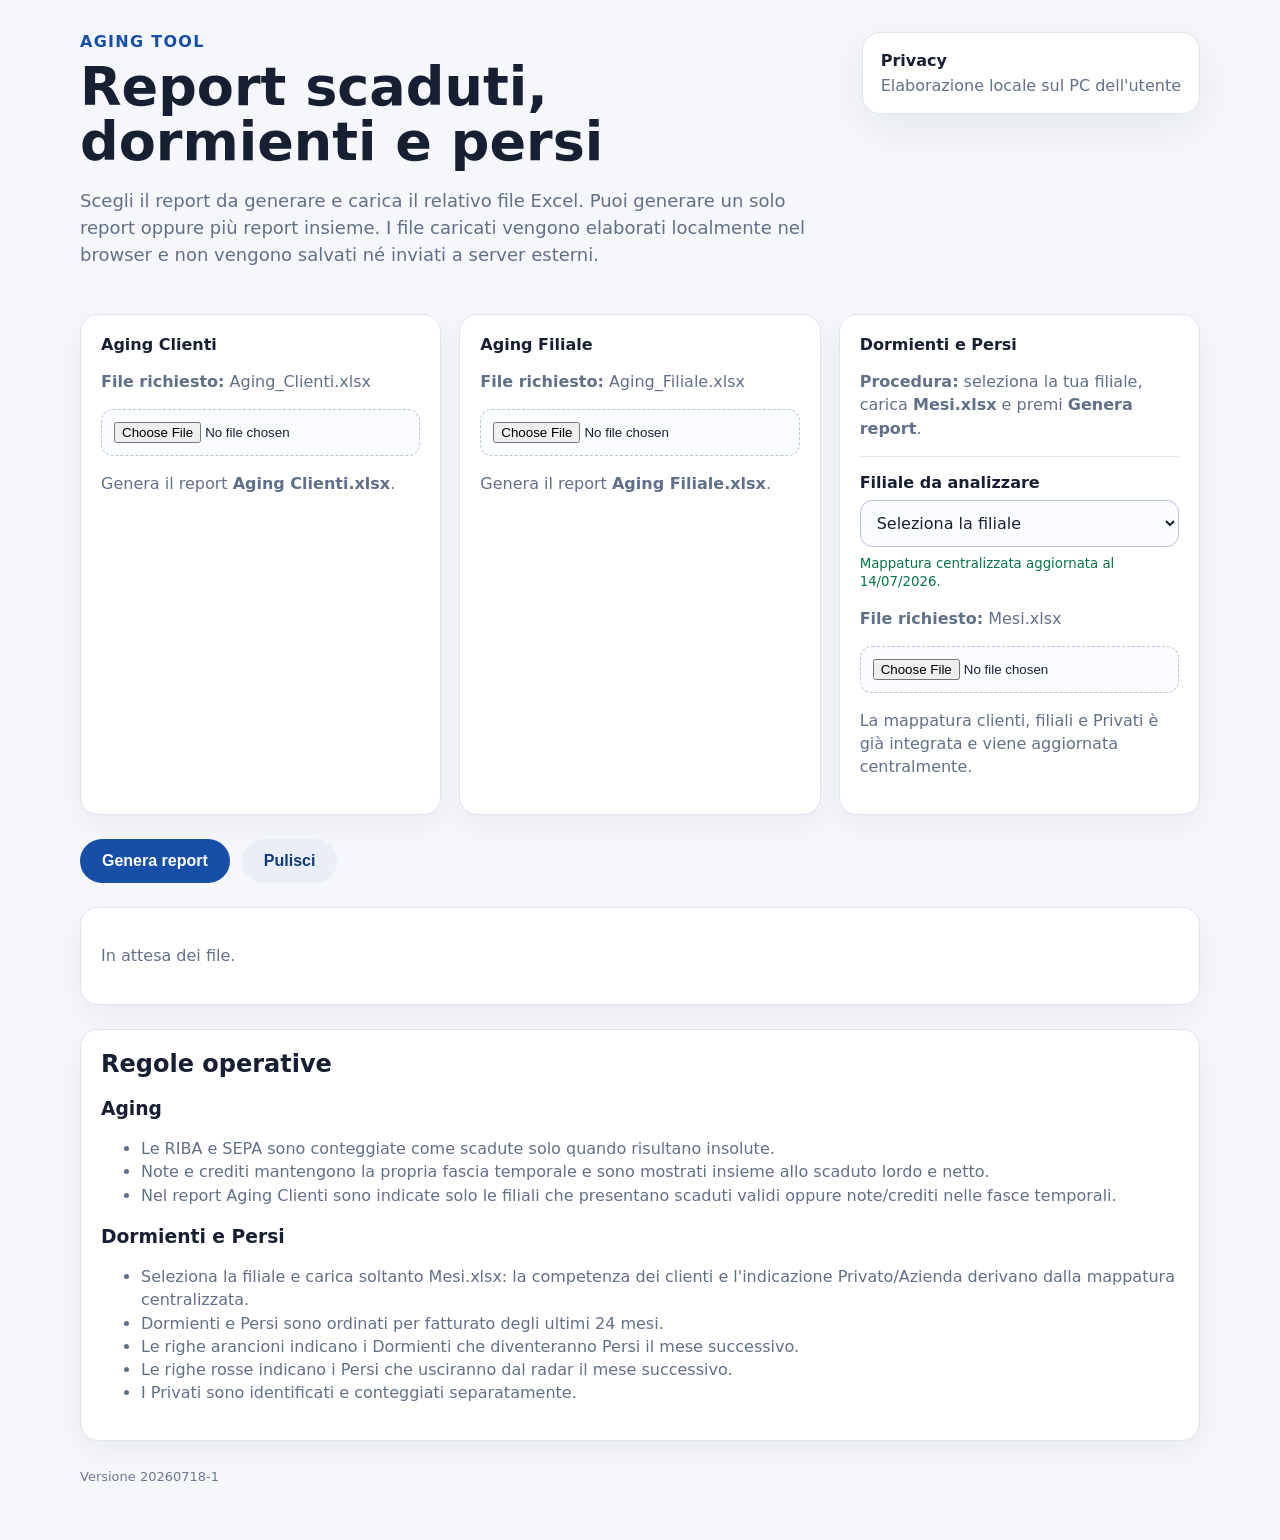
<file: index.html>
<!doctype html>
<html lang="it">
<head>
  <meta charset="utf-8" />
  <meta name="viewport" content="width=device-width, initial-scale=1" />
  <title>Aging Tool</title>
  <link rel="stylesheet" href="styles.css?v=20260718-1" />
</head>
<body>
  <main class="page">
    <section class="hero">
      <div>
        <p class="eyebrow">Aging Tool</p>
        <h1>Report scaduti, dormienti e persi</h1>
        <p class="subtitle">Scegli il report da generare e carica il relativo file Excel. Puoi generare un solo report oppure più report insieme. I file caricati vengono elaborati localmente nel browser e non vengono salvati né inviati a server esterni.</p>
      </div>
      <div class="privacy-card"><strong>Privacy</strong><span>Elaborazione locale sul PC dell'utente</span></div>
    </section>
    <section class="grid">
      <article class="upload-card">
        <label for="agingClienti">Aging Clienti</label>
        <p><strong>File richiesto:</strong> Aging_Clienti.xlsx</p>
        <input id="agingClienti" type="file" accept=".xlsx" />
        <p>Genera il report <strong>Aging Clienti.xlsx</strong>.</p>
      </article>
      <article class="upload-card">
        <label for="agingFiliale">Aging Filiale</label>
        <p><strong>File richiesto:</strong> Aging_Filiale.xlsx</p>
        <input id="agingFiliale" type="file" accept=".xlsx" />
        <p>Genera il report <strong>Aging Filiale.xlsx</strong>.</p>
      </article>
      <article class="upload-card">
        <label for="mesi">Dormienti e Persi</label>
        <p><strong>Procedura:</strong> seleziona la tua filiale, carica <strong>Mesi.xlsx</strong> e premi <strong>Genera report</strong>.</p>
        <div class="branch-picker">
          <label for="filialeDormienti">Filiale da analizzare</label>
          <select id="filialeDormienti" disabled>
            <option value="">Caricamento mappatura...</option>
          </select>
          <small id="mappingStatus" class="mapping-status">Caricamento della mappatura centralizzata...</small>
        </div>
        <p><strong>File richiesto:</strong> Mesi.xlsx</p>
        <input id="mesi" type="file" accept=".xlsx" />
        <p>La mappatura clienti, filiali e Privati è già integrata e viene aggiornata centralmente.</p>
      </article>
    </section>
    <section class="actions"><button id="generateBtn" type="button">Genera report</button><button id="resetBtn" type="button" class="secondary">Pulisci</button></section>
    <section id="status" class="status" aria-live="polite"><p>In attesa dei file.</p></section>
    <section id="results" class="results hidden">
      <h2>Output generati</h2><p id="resultsText">Scarica il pacchetto ZIP oppure i singoli file Excel generati.</p>
      <button id="downloadZipBtn" type="button">Scarica Report_Aging.zip</button>
      <div class="individual"><button id="downloadClientiBtn" type="button" class="secondary">Scarica Aging Clienti.xlsx</button><button id="downloadFilialeBtn" type="button" class="secondary">Scarica Aging Filiale.xlsx</button><button id="downloadDormientiBtn" type="button" class="secondary">Scarica Clienti Dormienti e Persi.xlsx</button></div>
    </section>
    <section class="notes">
      <h2>Regole operative</h2>
      <h3>Aging</h3>
      <ul>
        <li>Le RIBA e SEPA sono conteggiate come scadute solo quando risultano insolute.</li>
        <li>Note e crediti mantengono la propria fascia temporale e sono mostrati insieme allo scaduto lordo e netto.</li>
        <li>Nel report Aging Clienti sono indicate solo le filiali che presentano scaduti validi oppure note/crediti nelle fasce temporali.</li>
      </ul>
      <h3>Dormienti e Persi</h3>
      <ul>
        <li>Seleziona la filiale e carica soltanto Mesi.xlsx: la competenza dei clienti e l'indicazione Privato/Azienda derivano dalla mappatura centralizzata.</li>
        <li>Dormienti e Persi sono ordinati per fatturato degli ultimi 24 mesi.</li>
        <li>Le righe arancioni indicano i Dormienti che diventeranno Persi il mese successivo.</li>
        <li>Le righe rosse indicano i Persi che usciranno dal radar il mese successivo.</li>
        <li>I Privati sono identificati e conteggiati separatamente.</li>
      </ul>
    </section>
    <footer class="versione">Versione 20260718-1</footer>
  </main>
  <script src="vendor/jszip.min.js"></script>
  <script src="app.js?v=20260718-1"></script>
  <script src="patch_output_standard.js?v=20260718-1"></script>
  <script src="patch_filiali.js?v=20260718-1"></script>
  <script src="patch_cod_cluster.js?v=20260718-1"></script>
  <script src="patch_dormienti_centrale_1.js?v=20260718-1"></script>
  <script src="patch_dormienti_centrale_2.js?v=20260718-1"></script>
  <script src="patch_dormienti_centrale_3.js?v=20260718-1"></script>
  <script src="patch_dormienti_centrale_4.js?v=20260718-1"></script>
  <script src="patch_dormienti_colori.js?v=20260718-1"></script>
</body>
</html>
</file>
<file: styles.css>
:root {
  --bg: #f5f7fb;
  --panel: #ffffff;
  --text: #172033;
  --muted: #617089;
  --line: #dfe5ef;
  --accent: #174ea6;
  --accent-dark: #0f397a;
  --danger: #b42318;
  --ok: #067647;
  --warn-bg: #fff6e6;
  --warn-line: #f0c36d;
}

* { box-sizing: border-box; }

body {
  margin: 0;
  font-family: Inter, system-ui, -apple-system, BlinkMacSystemFont, "Segoe UI", sans-serif;
  background: var(--bg);
  color: var(--text);
}

.page {
  width: min(1120px, calc(100% - 32px));
  margin: 0 auto;
  padding: 32px 0 56px;
}

.hero {
  display: grid;
  grid-template-columns: 1fr auto;
  gap: 24px;
  align-items: start;
  margin-bottom: 28px;
}

.eyebrow {
  margin: 0 0 8px;
  font-weight: 700;
  letter-spacing: .08em;
  text-transform: uppercase;
  color: var(--accent);
}

h1 {
  margin: 0;
  font-size: clamp(32px, 5vw, 54px);
  line-height: 1.02;
}

.subtitle {
  max-width: 760px;
  color: var(--muted);
  font-size: 18px;
  line-height: 1.5;
}

.privacy-card {
  min-width: 250px;
  background: var(--panel);
  border: 1px solid var(--line);
  border-radius: 18px;
  padding: 18px;
  box-shadow: 0 14px 40px rgba(16, 24, 40, .07);
}

.privacy-card strong,
.privacy-card span { display: block; }
.privacy-card span { color: var(--muted); margin-top: 6px; }

.grid {
  display: grid;
  grid-template-columns: repeat(3, 1fr);
  gap: 18px;
}

.upload-card,
.status,
.results,
.notes {
  background: var(--panel);
  border: 1px solid var(--line);
  border-radius: 18px;
  padding: 20px;
  box-shadow: 0 10px 28px rgba(16, 24, 40, .05);
}

.upload-card label {
  display: block;
  font-weight: 800;
  margin-bottom: 12px;
}

.upload-card input {
  width: 100%;
  border: 1px dashed #b9c4d5;
  border-radius: 12px;
  padding: 12px;
  background: #fafcff;
}

.upload-card p,
.notes li,
.status p,
.results p {
  color: var(--muted);
  line-height: 1.45;
}

.branch-picker {
  margin-top: 16px;
  padding-top: 16px;
  border-top: 1px solid var(--line);
}

.branch-picker label {
  margin-bottom: 8px;
}

.upload-card select {
  width: 100%;
  border: 1px solid #b9c4d5;
  border-radius: 12px;
  padding: 12px;
  background: #fafcff;
  color: var(--text);
  font: inherit;
}

.upload-card select:disabled {
  opacity: .65;
  cursor: wait;
}

.mapping-status {
  display: block;
  margin-top: 8px;
  color: var(--muted);
  line-height: 1.35;
}

.mapping-status.ok { color: var(--ok); }
.mapping-status.error { color: var(--danger); }

.actions {
  display: flex;
  gap: 12px;
  margin: 24px 0;
}

button {
  border: 0;
  border-radius: 999px;
  padding: 13px 22px;
  background: var(--accent);
  color: #fff;
  font-size: 16px;
  font-weight: 800;
  cursor: pointer;
}

button:hover { background: var(--accent-dark); }
button:disabled { opacity: .55; cursor: not-allowed; }
button.secondary {
  background: #e9eef7;
  color: var(--accent-dark);
}
button.secondary:hover { background: #dce5f4; }

.status {
  margin-bottom: 24px;
}
.status.ok { border-color: rgba(6, 118, 71, .35); }
.status.ok p { color: var(--ok); }
.status.error { border-color: rgba(180, 35, 24, .35); }
.status.error p { color: var(--danger); }
.status.warn { background: var(--warn-bg); border-color: var(--warn-line); }

.results {
  margin-bottom: 24px;
}
.results h2,
.notes h2 { margin-top: 0; }
.individual {
  display: flex;
  gap: 10px;
  flex-wrap: wrap;
  margin-top: 14px;
}

.hidden { display: none; }

@media (max-width: 860px) {
  .hero,
  .grid { grid-template-columns: 1fr; }
  .privacy-card { min-width: 0; }
  .actions { flex-direction: column; }
  button { width: 100%; }
}

.versione { margin-top: 28px; color: #6b7894; font-size: 13px; }
</file>
